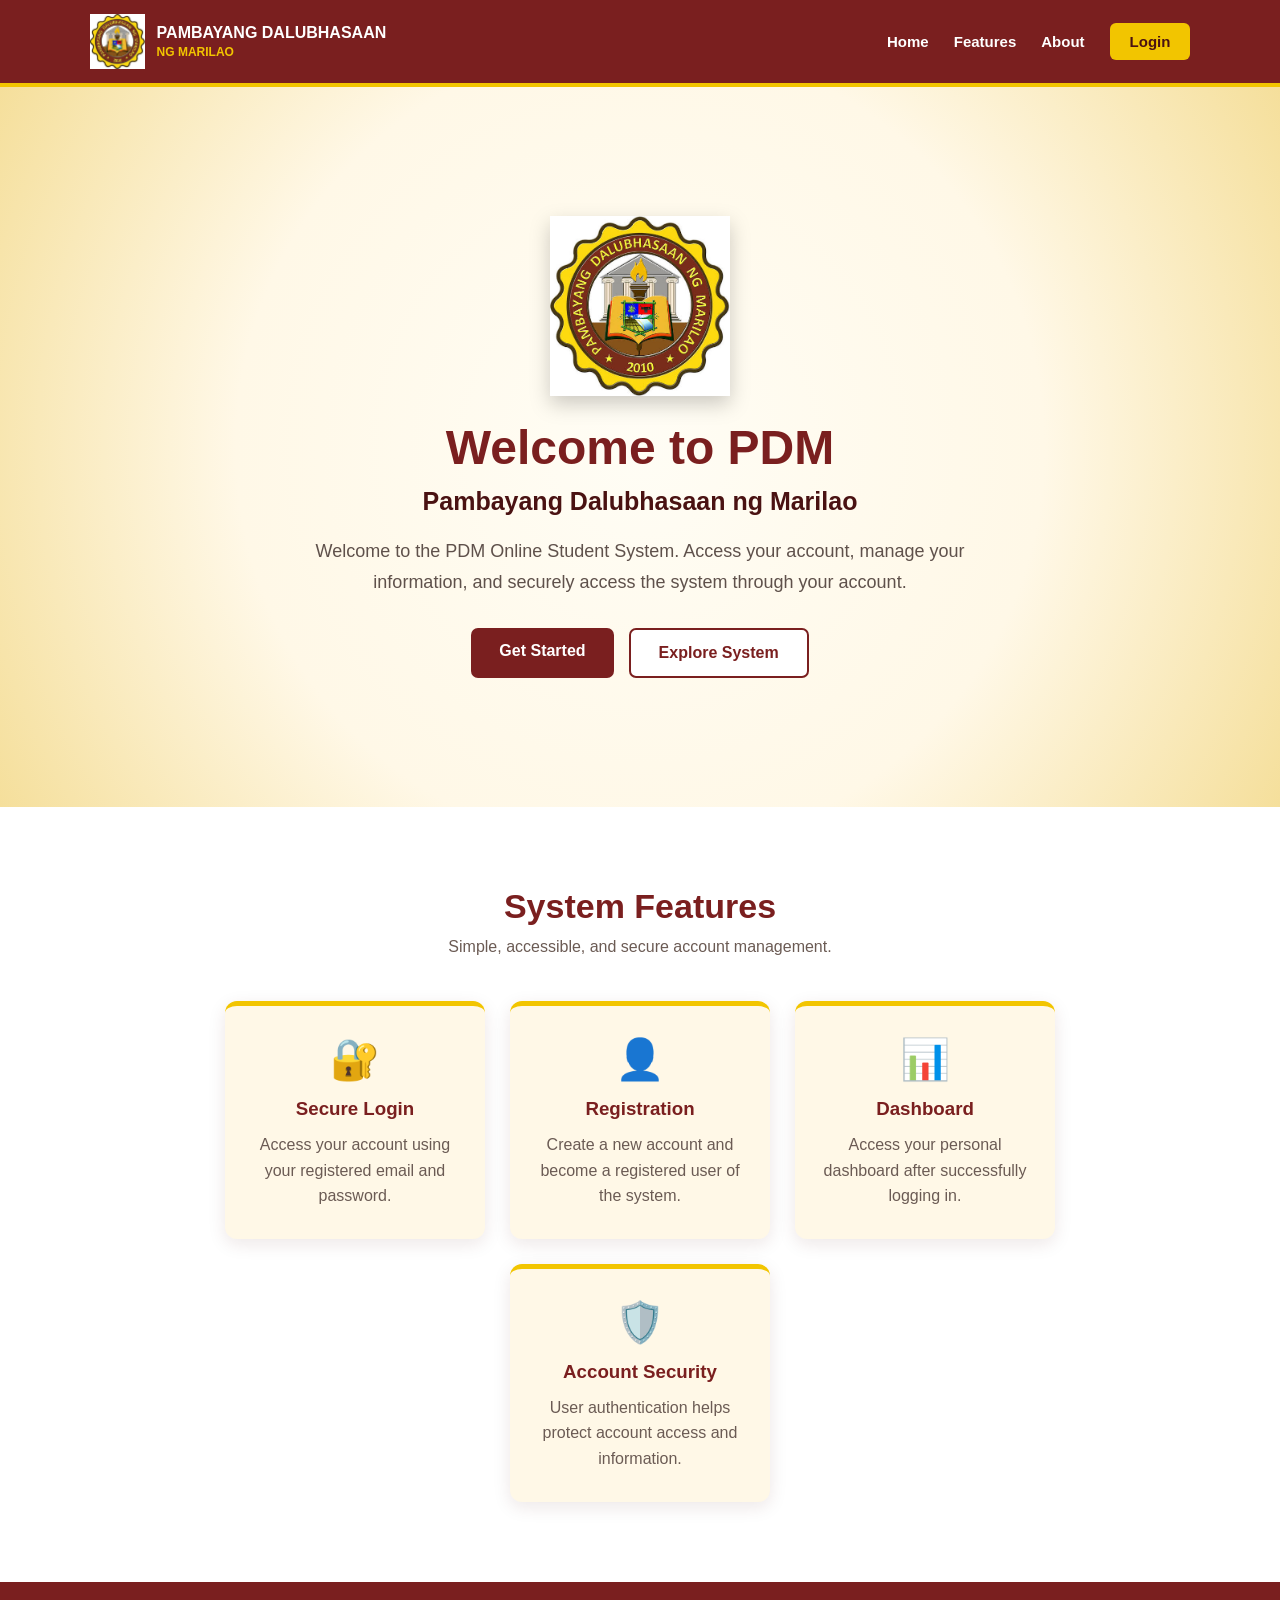
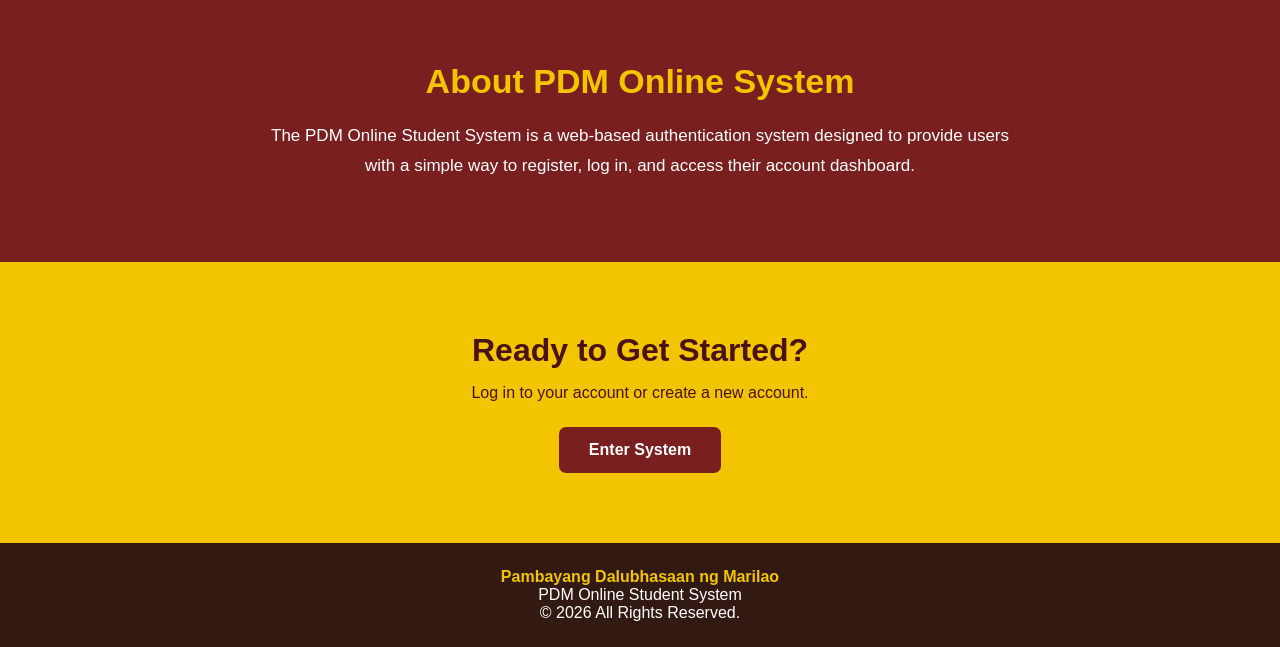
<file: frontend/index.html>
<!DOCTYPE html>
<html lang="en">

<head>
    <meta charset="UTF-8">
    <meta name="viewport" content="width=device-width, initial-scale=1.0">

    <title>PDM | Pambayang Dalubhasaan ng Marilao</title>

    <style>
        * {
            margin: 0;
            padding: 0;
            box-sizing: border-box;
            font-family: Arial, Helvetica, sans-serif;
        }

        html {
            scroll-behavior: smooth;
        }

        body {
            background: #fff8e7;
            color: #321a12;
        }

        /* =========================
           NAVBAR
        ========================= */

        nav {
            position: sticky;
            top: 0;
            z-index: 1000;

            display: flex;
            justify-content: space-between;
            align-items: center;

            padding: 14px 7%;

            background: #7a1f1f;
            border-bottom: 4px solid #f2c500;
        }

        .logo-area {
            display: flex;
            align-items: center;
            gap: 12px;
        }

        .logo-area img {
            width: 55px;
            height: 55px;
            object-fit: contain;
        }

        .school-name {
            color: white;
            font-weight: bold;
            font-size: 16px;
            line-height: 1.2;
        }

        .school-name span {
            display: block;
            color: #f2c500;
            font-size: 12px;
            margin-top: 3px;
        }

        .nav-links {
            display: flex;
            align-items: center;
            gap: 25px;
        }

        .nav-links a {
            color: white;
            text-decoration: none;
            font-size: 15px;
            font-weight: bold;
        }

        .nav-links a:hover {
            color: #f2c500;
        }

        .login-btn {
            padding: 10px 20px;
            border-radius: 6px;
            background: #f2c500;
            color: #4a1212 !important;
        }

        .login-btn:hover {
            background: white;
        }


        /* =========================
           HERO
        ========================= */

        .hero {
            min-height: 80vh;

            display: flex;
            align-items: center;
            justify-content: center;

            text-align: center;

            padding: 70px 20px;

            background:
                radial-gradient(
                    circle at center,
                    #fffdf5 0%,
                    #fff8e7 55%,
                    #f5df9b 100%
                );
        }

        .hero-content {
            max-width: 850px;
        }

        .hero-logo {
            width: 180px;
            height: 180px;
            object-fit: contain;

            margin-bottom: 20px;

            filter: drop-shadow(0 8px 10px rgba(0,0,0,0.2));
        }

        .hero h1 {
            color: #7a1f1f;
            font-size: 48px;
            margin-bottom: 12px;
        }

        .hero h2 {
            color: #4a1212;
            font-size: 25px;
            margin-bottom: 20px;
        }

        .hero p {
            max-width: 650px;
            margin: auto;

            color: #5f514b;

            font-size: 18px;
            line-height: 1.7;

            margin-bottom: 30px;
        }

        .hero-buttons {
            display: flex;
            justify-content: center;
            gap: 15px;
            flex-wrap: wrap;
        }

        .btn {
            display: inline-block;

            padding: 14px 28px;

            border-radius: 7px;

            text-decoration: none;

            font-weight: bold;
            transition: 0.2s;
        }

        .primary-btn {
            background: #7a1f1f;
            color: white;
        }

        .primary-btn:hover {
            background: #4a1212;
            transform: translateY(-2px);
        }

        .secondary-btn {
            border: 2px solid #7a1f1f;
            color: #7a1f1f;
            background: white;
        }

        .secondary-btn:hover {
            background: #7a1f1f;
            color: white;
        }


        /* =========================
           FEATURES
        ========================= */

        .features {
            padding: 80px 7%;
            text-align: center;
            background: white;
        }

        .section-title {
            color: #7a1f1f;
            font-size: 34px;
            margin-bottom: 12px;
        }

        .section-subtitle {
            color: #6b5b54;
            margin-bottom: 45px;
        }

        .feature-container {
            display: flex;
            justify-content: center;
            gap: 25px;
            flex-wrap: wrap;
        }

        .feature-card {
            width: 260px;

            padding: 30px 25px;

            background: #fff8e7;

            border-radius: 12px;

            border-top: 5px solid #f2c500;

            box-shadow: 0 5px 18px rgba(74, 18, 18, 0.10);

            transition: 0.2s;
        }

        .feature-card:hover {
            transform: translateY(-5px);
        }

        .feature-icon {
            font-size: 40px;
            margin-bottom: 15px;
        }

        .feature-card h3 {
            color: #7a1f1f;
            margin-bottom: 12px;
        }

        .feature-card p {
            color: #6b5b54;
            line-height: 1.6;
        }


        /* =========================
           ABOUT
        ========================= */

        .about {
            padding: 80px 10%;
            text-align: center;

            background: #7a1f1f;
            color: white;
        }

        .about h2 {
            color: #f2c500;
            font-size: 34px;
            margin-bottom: 20px;
        }

        .about p {
            max-width: 750px;
            margin: auto;

            line-height: 1.8;
            font-size: 17px;
        }


        /* =========================
           CALL TO ACTION
        ========================= */

        .cta {
            padding: 70px 20px;

            text-align: center;

            background: #f2c500;
        }

        .cta h2 {
            color: #4a1212;
            font-size: 32px;
            margin-bottom: 15px;
        }

        .cta p {
            color: #4a1212;
            margin-bottom: 25px;
        }

        .cta-btn {
            display: inline-block;

            padding: 14px 30px;

            background: #7a1f1f;
            color: white;

            text-decoration: none;

            border-radius: 7px;

            font-weight: bold;
        }

        .cta-btn:hover {
            background: #4a1212;
        }


        /* =========================
           FOOTER
        ========================= */

        footer {
            background: #321a12;
            color: white;

            text-align: center;

            padding: 25px 15px;
        }

        footer strong {
            color: #f2c500;
        }


        /* =========================
           MOBILE
        ========================= */

        @media (max-width: 750px) {

            nav {
                padding: 12px 5%;
            }

            .nav-links {
                gap: 10px;
            }

            .nav-links a:not(.login-btn) {
                display: none;
            }

            .hero {
                padding: 60px 20px;
            }

            .hero-logo {
                width: 140px;
                height: 140px;
            }

            .hero h1 {
                font-size: 36px;
            }

            .hero h2 {
                font-size: 21px;
            }

            .hero p {
                font-size: 16px;
            }

            .section-title {
                font-size: 29px;
            }

            .school-name {
                font-size: 13px;
            }
        }
    </style>
</head>


<body>

    <!-- =========================
         NAVIGATION
    ========================= -->

    <nav>

        <div class="logo-area">

            <img src="pdmlogo.jpg" alt="PDM Logo">

            <div class="school-name">

                PAMBAYANG DALUBHASAAN
                <span>NG MARILAO</span>

            </div>

        </div>


        <div class="nav-links">

            <a href="#home">Home</a>

            <a href="#features">Features</a>

            <a href="#about">About</a>

            <a href="login.html" class="login-btn">
                Login
            </a>

        </div>

    </nav>


    <!-- =========================
         HERO SECTION
    ========================= -->

    <section class="hero" id="home">

        <div class="hero-content">

            <img
                src="pdmlogo.jpg"
                alt="Pambayang Dalubhasaan ng Marilao Logo"
                class="hero-logo"
            >

            <h1>
                Welcome to PDM
            </h1>

            <h2>
                Pambayang Dalubhasaan ng Marilao
            </h2>

            <p>
                Welcome to the PDM Online Student System.
                Access your account, manage your information,
                and securely access the system through your account.
            </p>

            <div class="hero-buttons">

                <a href="login.html" class="btn primary-btn">
                    Get Started
                </a>

                <a href="#features" class="btn secondary-btn">
                    Explore System
                </a>

            </div>

        </div>

    </section>


    <!-- =========================
         FEATURES
    ========================= -->

    <section class="features" id="features">

        <h2 class="section-title">
            System Features
        </h2>

        <p class="section-subtitle">
            Simple, accessible, and secure account management.
        </p>


        <div class="feature-container">

            <div class="feature-card">

                <div class="feature-icon">
                    🔐
                </div>

                <h3>
                    Secure Login
                </h3>

                <p>
                    Access your account using your registered
                    email and password.
                </p>

            </div>


            <div class="feature-card">

                <div class="feature-icon">
                    👤
                </div>

                <h3>
                    Registration
                </h3>

                <p>
                    Create a new account and become a registered
                    user of the system.
                </p>

            </div>


            <div class="feature-card">

                <div class="feature-icon">
                    📊
                </div>

                <h3>
                    Dashboard
                </h3>

                <p>
                    Access your personal dashboard after
                    successfully logging in.
                </p>

            </div>


            <div class="feature-card">

                <div class="feature-icon">
                    🛡️
                </div>

                <h3>
                    Account Security
                </h3>

                <p>
                    User authentication helps protect account
                    access and information.
                </p>

            </div>

        </div>

    </section>


    <!-- =========================
         ABOUT
    ========================= -->

    <section class="about" id="about">

        <h2>
            About PDM Online System
        </h2>

        <p>
            The PDM Online Student System is a web-based
            authentication system designed to provide users
            with a simple way to register, log in, and access
            their account dashboard.
        </p>

    </section>


    <!-- =========================
         CALL TO ACTION
    ========================= -->

    <section class="cta">

        <h2>
            Ready to Get Started?
        </h2>

        <p>
            Log in to your account or create a new account.
        </p>

        <a href="login.html" class="cta-btn">
            Enter System
        </a>

    </section>


    <!-- =========================
         FOOTER
    ========================= -->

    <footer>

        <p>
            <strong>Pambayang Dalubhasaan ng Marilao</strong>
        </p>

        <p>
            PDM Online Student System
        </p>

        <p>
            © 2026 All Rights Reserved.
        </p>

    </footer>

</body>

</html>
</file>
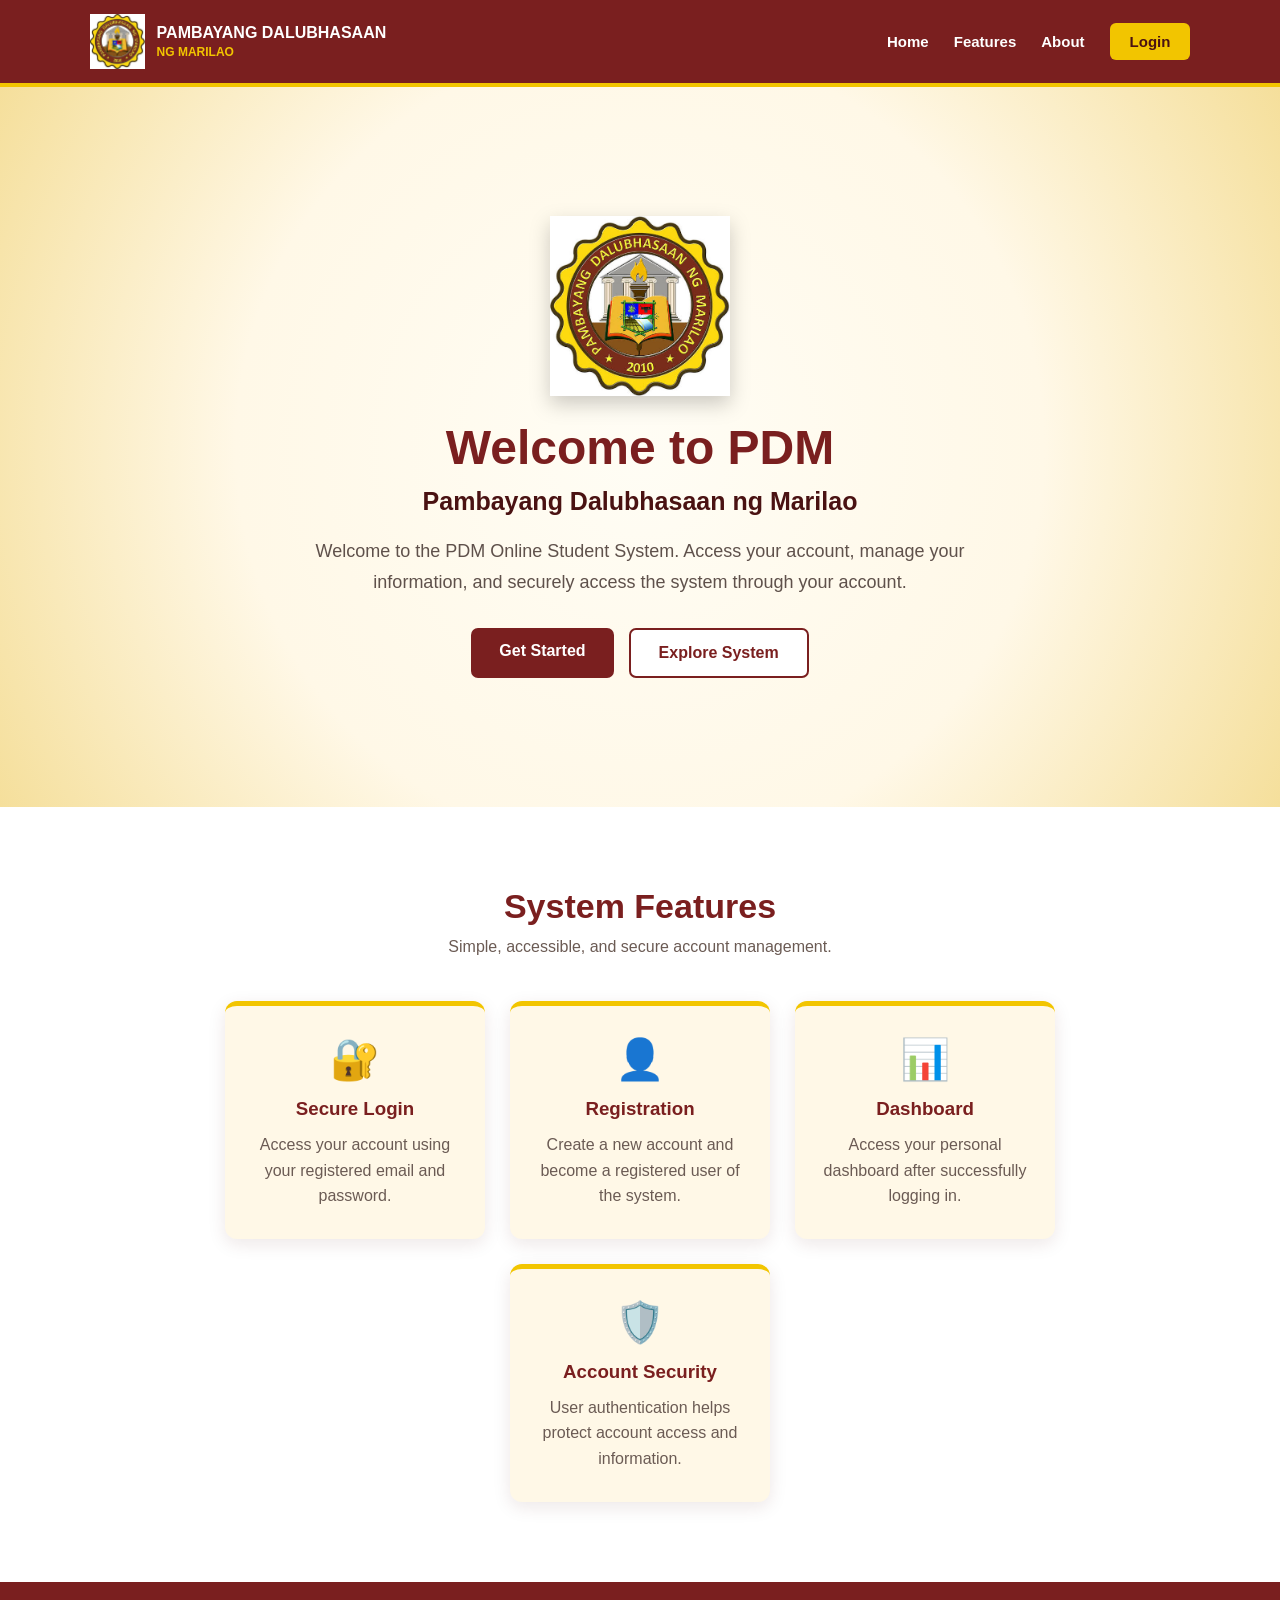
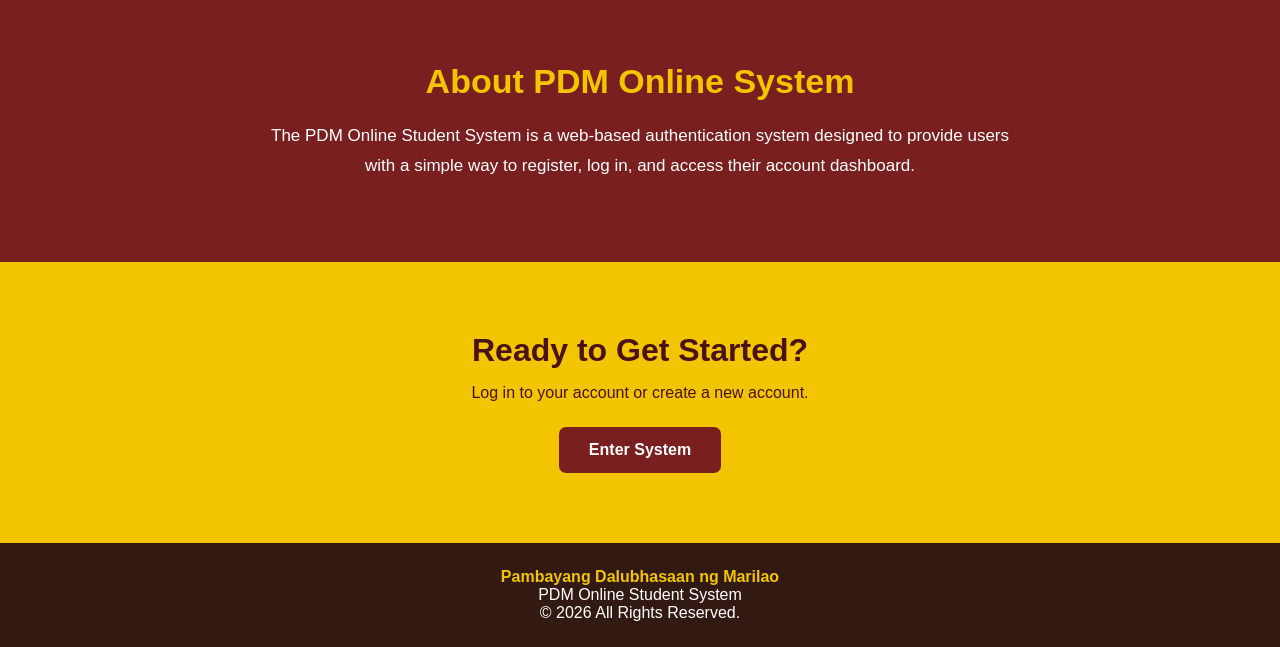
<file: frontend/landing.html>
<!DOCTYPE html>
<html lang="en">

<head>
    <meta charset="UTF-8">
    <meta name="viewport" content="width=device-width, initial-scale=1.0">

    <title>PDM | Pambayang Dalubhasaan ng Marilao</title>

    <style>
        * {
            margin: 0;
            padding: 0;
            box-sizing: border-box;
            font-family: Arial, Helvetica, sans-serif;
        }

        html {
            scroll-behavior: smooth;
        }

        body {
            background: #fff8e7;
            color: #321a12;
        }

        /* =========================
           NAVBAR
        ========================= */

        nav {
            position: sticky;
            top: 0;
            z-index: 1000;

            display: flex;
            justify-content: space-between;
            align-items: center;

            padding: 14px 7%;

            background: #7a1f1f;
            border-bottom: 4px solid #f2c500;
        }

        .logo-area {
            display: flex;
            align-items: center;
            gap: 12px;
        }

        .logo-area img {
            width: 55px;
            height: 55px;
            object-fit: contain;
        }

        .school-name {
            color: white;
            font-weight: bold;
            font-size: 16px;
            line-height: 1.2;
        }

        .school-name span {
            display: block;
            color: #f2c500;
            font-size: 12px;
            margin-top: 3px;
        }

        .nav-links {
            display: flex;
            align-items: center;
            gap: 25px;
        }

        .nav-links a {
            color: white;
            text-decoration: none;
            font-size: 15px;
            font-weight: bold;
        }

        .nav-links a:hover {
            color: #f2c500;
        }

        .login-btn {
            padding: 10px 20px;
            border-radius: 6px;
            background: #f2c500;
            color: #4a1212 !important;
        }

        .login-btn:hover {
            background: white;
        }


        /* =========================
           HERO
        ========================= */

        .hero {
            min-height: 80vh;

            display: flex;
            align-items: center;
            justify-content: center;

            text-align: center;

            padding: 70px 20px;

            background:
                radial-gradient(
                    circle at center,
                    #fffdf5 0%,
                    #fff8e7 55%,
                    #f5df9b 100%
                );
        }

        .hero-content {
            max-width: 850px;
        }

        .hero-logo {
            width: 180px;
            height: 180px;
            object-fit: contain;

            margin-bottom: 20px;

            filter: drop-shadow(0 8px 10px rgba(0,0,0,0.2));
        }

        .hero h1 {
            color: #7a1f1f;
            font-size: 48px;
            margin-bottom: 12px;
        }

        .hero h2 {
            color: #4a1212;
            font-size: 25px;
            margin-bottom: 20px;
        }

        .hero p {
            max-width: 650px;
            margin: auto;

            color: #5f514b;

            font-size: 18px;
            line-height: 1.7;

            margin-bottom: 30px;
        }

        .hero-buttons {
            display: flex;
            justify-content: center;
            gap: 15px;
            flex-wrap: wrap;
        }

        .btn {
            display: inline-block;

            padding: 14px 28px;

            border-radius: 7px;

            text-decoration: none;

            font-weight: bold;
            transition: 0.2s;
        }

        .primary-btn {
            background: #7a1f1f;
            color: white;
        }

        .primary-btn:hover {
            background: #4a1212;
            transform: translateY(-2px);
        }

        .secondary-btn {
            border: 2px solid #7a1f1f;
            color: #7a1f1f;
            background: white;
        }

        .secondary-btn:hover {
            background: #7a1f1f;
            color: white;
        }


        /* =========================
           FEATURES
        ========================= */

        .features {
            padding: 80px 7%;
            text-align: center;
            background: white;
        }

        .section-title {
            color: #7a1f1f;
            font-size: 34px;
            margin-bottom: 12px;
        }

        .section-subtitle {
            color: #6b5b54;
            margin-bottom: 45px;
        }

        .feature-container {
            display: flex;
            justify-content: center;
            gap: 25px;
            flex-wrap: wrap;
        }

        .feature-card {
            width: 260px;

            padding: 30px 25px;

            background: #fff8e7;

            border-radius: 12px;

            border-top: 5px solid #f2c500;

            box-shadow: 0 5px 18px rgba(74, 18, 18, 0.10);

            transition: 0.2s;
        }

        .feature-card:hover {
            transform: translateY(-5px);
        }

        .feature-icon {
            font-size: 40px;
            margin-bottom: 15px;
        }

        .feature-card h3 {
            color: #7a1f1f;
            margin-bottom: 12px;
        }

        .feature-card p {
            color: #6b5b54;
            line-height: 1.6;
        }


        /* =========================
           ABOUT
        ========================= */

        .about {
            padding: 80px 10%;
            text-align: center;

            background: #7a1f1f;
            color: white;
        }

        .about h2 {
            color: #f2c500;
            font-size: 34px;
            margin-bottom: 20px;
        }

        .about p {
            max-width: 750px;
            margin: auto;

            line-height: 1.8;
            font-size: 17px;
        }


        /* =========================
           CALL TO ACTION
        ========================= */

        .cta {
            padding: 70px 20px;

            text-align: center;

            background: #f2c500;
        }

        .cta h2 {
            color: #4a1212;
            font-size: 32px;
            margin-bottom: 15px;
        }

        .cta p {
            color: #4a1212;
            margin-bottom: 25px;
        }

        .cta-btn {
            display: inline-block;

            padding: 14px 30px;

            background: #7a1f1f;
            color: white;

            text-decoration: none;

            border-radius: 7px;

            font-weight: bold;
        }

        .cta-btn:hover {
            background: #4a1212;
        }


        /* =========================
           FOOTER
        ========================= */

        footer {
            background: #321a12;
            color: white;

            text-align: center;

            padding: 25px 15px;
        }

        footer strong {
            color: #f2c500;
        }


        /* =========================
           MOBILE
        ========================= */

        @media (max-width: 750px) {

            nav {
                padding: 12px 5%;
            }

            .nav-links {
                gap: 10px;
            }

            .nav-links a:not(.login-btn) {
                display: none;
            }

            .hero {
                padding: 60px 20px;
            }

            .hero-logo {
                width: 140px;
                height: 140px;
            }

            .hero h1 {
                font-size: 36px;
            }

            .hero h2 {
                font-size: 21px;
            }

            .hero p {
                font-size: 16px;
            }

            .section-title {
                font-size: 29px;
            }

            .school-name {
                font-size: 13px;
            }
        }
    </style>
</head>


<body>

    <!-- =========================
         NAVIGATION
    ========================= -->

    <nav>

        <div class="logo-area">

            <img src="pdmlogo.jpg" alt="PDM Logo">

            <div class="school-name">

                PAMBAYANG DALUBHASAAN
                <span>NG MARILAO</span>

            </div>

        </div>


        <div class="nav-links">

            <a href="#home">Home</a>

            <a href="#features">Features</a>

            <a href="#about">About</a>

            <a href="index.html" class="login-btn">
                Login
            </a>

        </div>

    </nav>


    <!-- =========================
         HERO SECTION
    ========================= -->

    <section class="hero" id="home">

        <div class="hero-content">

            <img
                src="pdmlogo.jpg"
                alt="Pambayang Dalubhasaan ng Marilao Logo"
                class="hero-logo"
            >

            <h1>
                Welcome to PDM
            </h1>

            <h2>
                Pambayang Dalubhasaan ng Marilao
            </h2>

            <p>
                Welcome to the PDM Online Student System.
                Access your account, manage your information,
                and securely access the system through your account.
            </p>

            <div class="hero-buttons">

                <a href="index.html" class="btn primary-btn">
                    Get Started
                </a>

                <a href="#features" class="btn secondary-btn">
                    Explore System
                </a>

            </div>

        </div>

    </section>


    <!-- =========================
         FEATURES
    ========================= -->

    <section class="features" id="features">

        <h2 class="section-title">
            System Features
        </h2>

        <p class="section-subtitle">
            Simple, accessible, and secure account management.
        </p>


        <div class="feature-container">

            <div class="feature-card">

                <div class="feature-icon">
                    🔐
                </div>

                <h3>
                    Secure Login
                </h3>

                <p>
                    Access your account using your registered
                    email and password.
                </p>

            </div>


            <div class="feature-card">

                <div class="feature-icon">
                    👤
                </div>

                <h3>
                    Registration
                </h3>

                <p>
                    Create a new account and become a registered
                    user of the system.
                </p>

            </div>


            <div class="feature-card">

                <div class="feature-icon">
                    📊
                </div>

                <h3>
                    Dashboard
                </h3>

                <p>
                    Access your personal dashboard after
                    successfully logging in.
                </p>

            </div>


            <div class="feature-card">

                <div class="feature-icon">
                    🛡️
                </div>

                <h3>
                    Account Security
                </h3>

                <p>
                    User authentication helps protect account
                    access and information.
                </p>

            </div>

        </div>

    </section>


    <!-- =========================
         ABOUT
    ========================= -->

    <section class="about" id="about">

        <h2>
            About PDM Online System
        </h2>

        <p>
            The PDM Online Student System is a web-based
            authentication system designed to provide users
            with a simple way to register, log in, and access
            their account dashboard.
        </p>

    </section>


    <!-- =========================
         CALL TO ACTION
    ========================= -->

    <section class="cta">

        <h2>
            Ready to Get Started?
        </h2>

        <p>
            Log in to your account or create a new account.
        </p>

        <a href="index.html" class="cta-btn">
            Enter System
        </a>

    </section>


    <!-- =========================
         FOOTER
    ========================= -->

    <footer>

        <p>
            <strong>Pambayang Dalubhasaan ng Marilao</strong>
        </p>

        <p>
            PDM Online Student System
        </p>

        <p>
            © 2026 All Rights Reserved.
        </p>

    </footer>

</body>

</html>
</file>
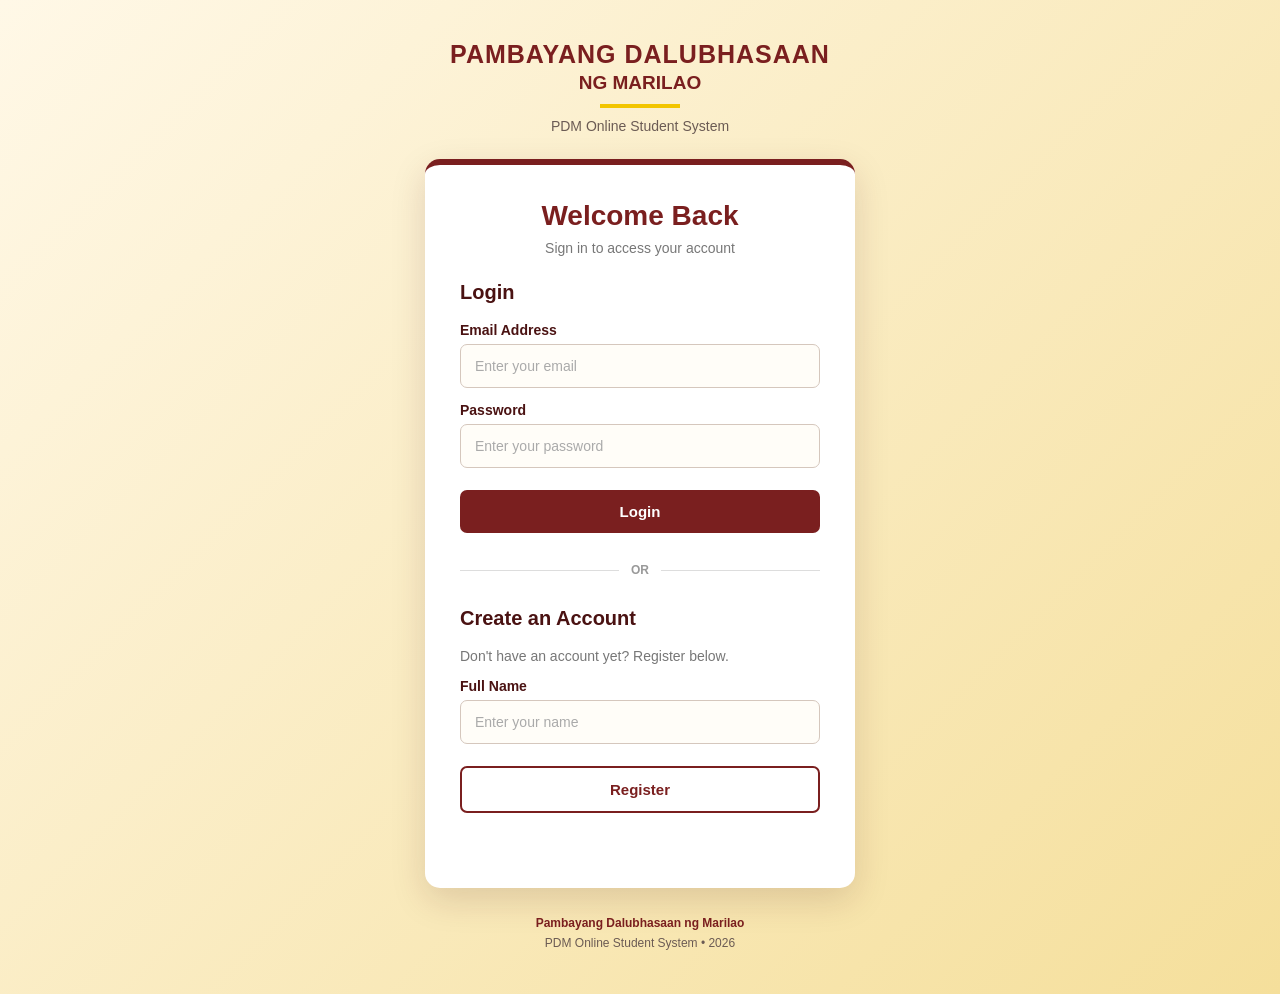
<file: frontend/login.html>
<!DOCTYPE html>
<html lang="en">

<head>
    <meta charset="UTF-8">
    <meta name="viewport" content="width=device-width, initial-scale=1.0">

    <title>PDM | Login & Registration</title>

    <link rel="stylesheet" href="style.css">
</head>

<body>

    <div class="page">

        <!-- SCHOOL HEADER -->
        <header class="school-header">

            <div class="school-title">
                PAMBAYANG DALUBHASAAN
            </div>

            <div class="school-subtitle">
                NG MARILAO
            </div>

            <div class="school-line"></div>

            <p>
                PDM Online Student System
            </p>

        </header>


        <!-- LOGIN / REGISTER CARD -->
        <main class="auth-card">

            <div class="card-header">

                <h1>
                    Welcome Back
                </h1>

                <p>
                    Sign in to access your account
                </p>

            </div>


            <!-- LOGIN -->
            <section class="login-section">

                <h2>
                    Login
                </h2>

                <label for="email">
                    Email Address
                </label>

                <input
                    type="email"
                    id="email"
                    placeholder="Enter your email"
                >


                <label for="password">
                    Password
                </label>

                <input
                    type="password"
                    id="password"
                    placeholder="Enter your password"
                >


                <button
                    class="main-button"
                    onclick="login()"
                >
                    Login
                </button>

            </section>


            <div class="divider">

                <span>OR</span>

            </div>


            <!-- REGISTER -->
            <section class="register-section">

                <h2>
                    Create an Account
                </h2>

                <p class="register-text">
                    Don't have an account yet?
                    Register below.
                </p>


                <label for="name">
                    Full Name
                </label>

                <input
                    type="text"
                    id="name"
                    placeholder="Enter your name"
                >


                <button
                    class="register-button"
                    onclick="register()"
                >
                    Register
                </button>

            </section>


            <!-- MESSAGE -->
            <p id="message"></p>

        </main>


        <!-- FOOTER -->
        <footer>

            <p>
                <strong>Pambayang Dalubhasaan ng Marilao</strong>
            </p>

            <p>
                PDM Online Student System • 2026
            </p>

        </footer>

    </div>


    <script src="app.js"></script>

</body>

</html>
</file>
<file: frontend/style.css>
/* =========================
   PDM LOGIN SYSTEM
   ========================= */

* {
    margin: 0;
    padding: 0;
    box-sizing: border-box;
}

body {
    font-family: Arial, Helvetica, sans-serif;

    min-height: 100vh;

    background:
        linear-gradient(
            135deg,
            #fff8e7,
            #f5df9b
        );

    color: #321a12;
}


/* =========================
   PAGE
   ========================= */

.page {
    min-height: 100vh;

    display: flex;
    flex-direction: column;

    justify-content: center;
    align-items: center;

    padding: 40px 20px;
}


/* =========================
   SCHOOL HEADER
   ========================= */

.school-header {
    text-align: center;

    margin-bottom: 25px;
}

.school-title {
    color: #7a1f1f;

    font-size: 25px;

    font-weight: bold;

    letter-spacing: 1px;
}

.school-subtitle {
    color: #7a1f1f;

    font-size: 19px;

    font-weight: bold;

    margin-top: 3px;
}

.school-line {
    width: 80px;
    height: 4px;

    background: #f2c500;

    margin: 10px auto;
}

.school-header p {
    color: #6b5b54;

    font-size: 14px;
}


/* =========================
   AUTH CARD
   ========================= */

.auth-card {
    width: 100%;
    max-width: 430px;

    background: white;

    padding: 35px;

    border-radius: 15px;

    border-top: 6px solid #7a1f1f;

    box-shadow:
        0 12px 35px rgba(74, 18, 18, 0.15);
}


/* =========================
   CARD HEADER
   ========================= */

.card-header {
    text-align: center;

    margin-bottom: 25px;
}

.card-header h1 {
    color: #7a1f1f;

    font-size: 28px;

    margin-bottom: 8px;
}

.card-header p {
    color: #777;

    font-size: 14px;
}


/* =========================
   SECTIONS
   ========================= */

.login-section,
.register-section {
    width: 100%;
}

.login-section h2,
.register-section h2 {
    color: #4a1212;

    font-size: 20px;

    margin-bottom: 18px;
}


/* =========================
   LABELS
   ========================= */

label {
    display: block;

    color: #4a1212;

    font-size: 14px;

    font-weight: bold;

    margin-top: 14px;

    margin-bottom: 6px;
}


/* =========================
   INPUTS
   ========================= */

input {
    width: 100%;

    padding: 13px 14px;

    border: 1px solid #d5c7bd;

    border-radius: 7px;

    outline: none;

    font-size: 14px;

    background: #fffdf8;

    transition: 0.2s;
}

input:focus {
    border-color: #7a1f1f;

    box-shadow:
        0 0 0 3px rgba(242, 197, 0, 0.25);
}

input::placeholder {
    color: #aaa;
}


/* =========================
   LOGIN BUTTON
   ========================= */

.main-button {
    width: 100%;

    margin-top: 22px;

    padding: 13px;

    border: none;

    border-radius: 7px;

    background: #7a1f1f;

    color: white;

    font-size: 15px;

    font-weight: bold;

    cursor: pointer;

    transition: 0.2s;
}

.main-button:hover {
    background: #4a1212;

    transform: translateY(-1px);
}


/* =========================
   DIVIDER
   ========================= */

.divider {
    display: flex;

    align-items: center;

    gap: 12px;

    margin: 30px 0;
}

.divider::before,
.divider::after {
    content: "";

    flex: 1;

    height: 1px;

    background: #ddd;
}

.divider span {
    color: #999;

    font-size: 12px;

    font-weight: bold;
}


/* =========================
   REGISTER
   ========================= */

.register-text {
    color: #777;

    font-size: 14px;

    margin-bottom: 12px;
}

.register-button {
    width: 100%;

    margin-top: 22px;

    padding: 13px;

    border: 2px solid #7a1f1f;

    border-radius: 7px;

    background: white;

    color: #7a1f1f;

    font-size: 15px;

    font-weight: bold;

    cursor: pointer;

    transition: 0.2s;
}

.register-button:hover {
    background: #7a1f1f;

    color: white;
}


/* =========================
   MESSAGE
   ========================= */

#message {
    text-align: center;

    margin-top: 20px;

    padding: 10px;

    border-radius: 6px;

    font-size: 14px;
}


/* =========================
   FOOTER
   ========================= */

footer {
    text-align: center;

    margin-top: 25px;

    color: #6b5b54;

    font-size: 12px;

    line-height: 1.7;
}

footer strong {
    color: #7a1f1f;
}


/* =========================
   MOBILE
   ========================= */

@media (max-width: 500px) {

    .page {
        padding: 25px 15px;
    }

    .school-title {
        font-size: 20px;
    }

    .school-subtitle {
        font-size: 16px;
    }

    .auth-card {
        padding: 25px 20px;
    }

    .card-header h1 {
        font-size: 24px;
    }
}
</file>
